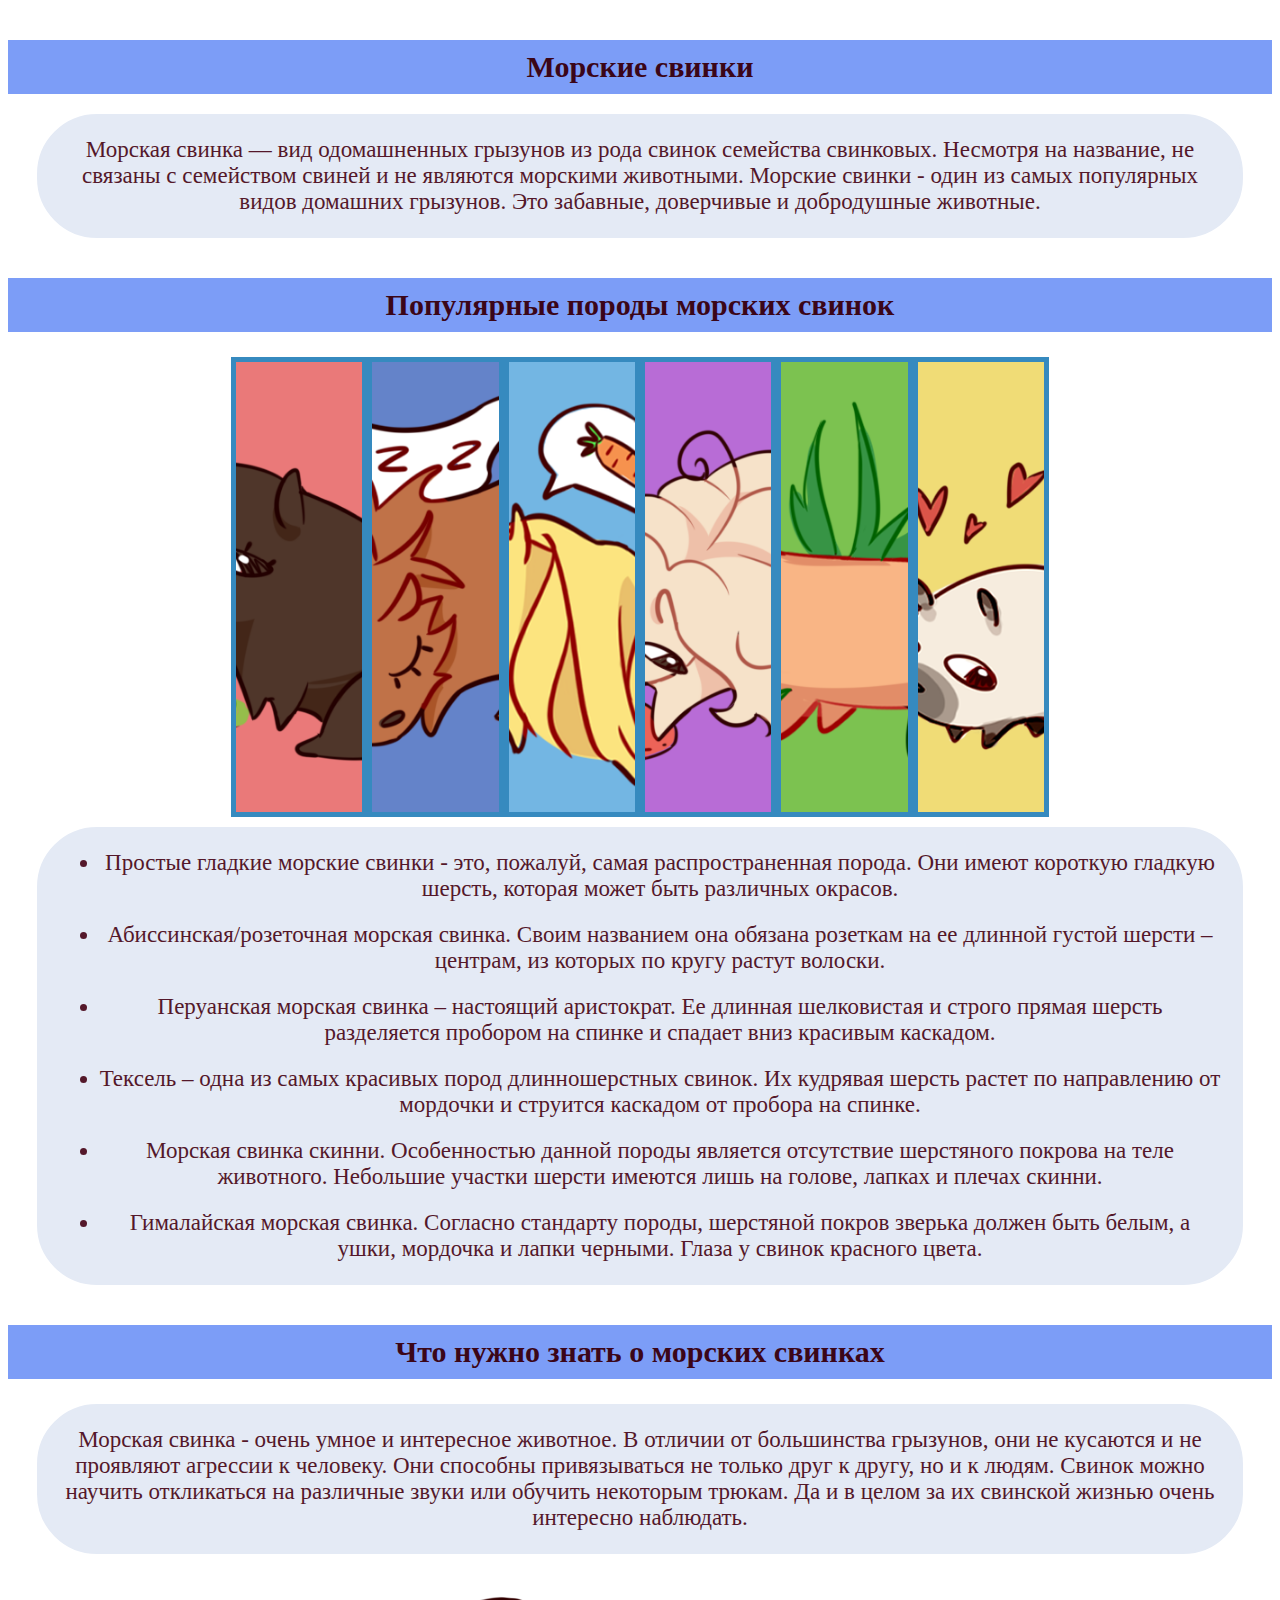
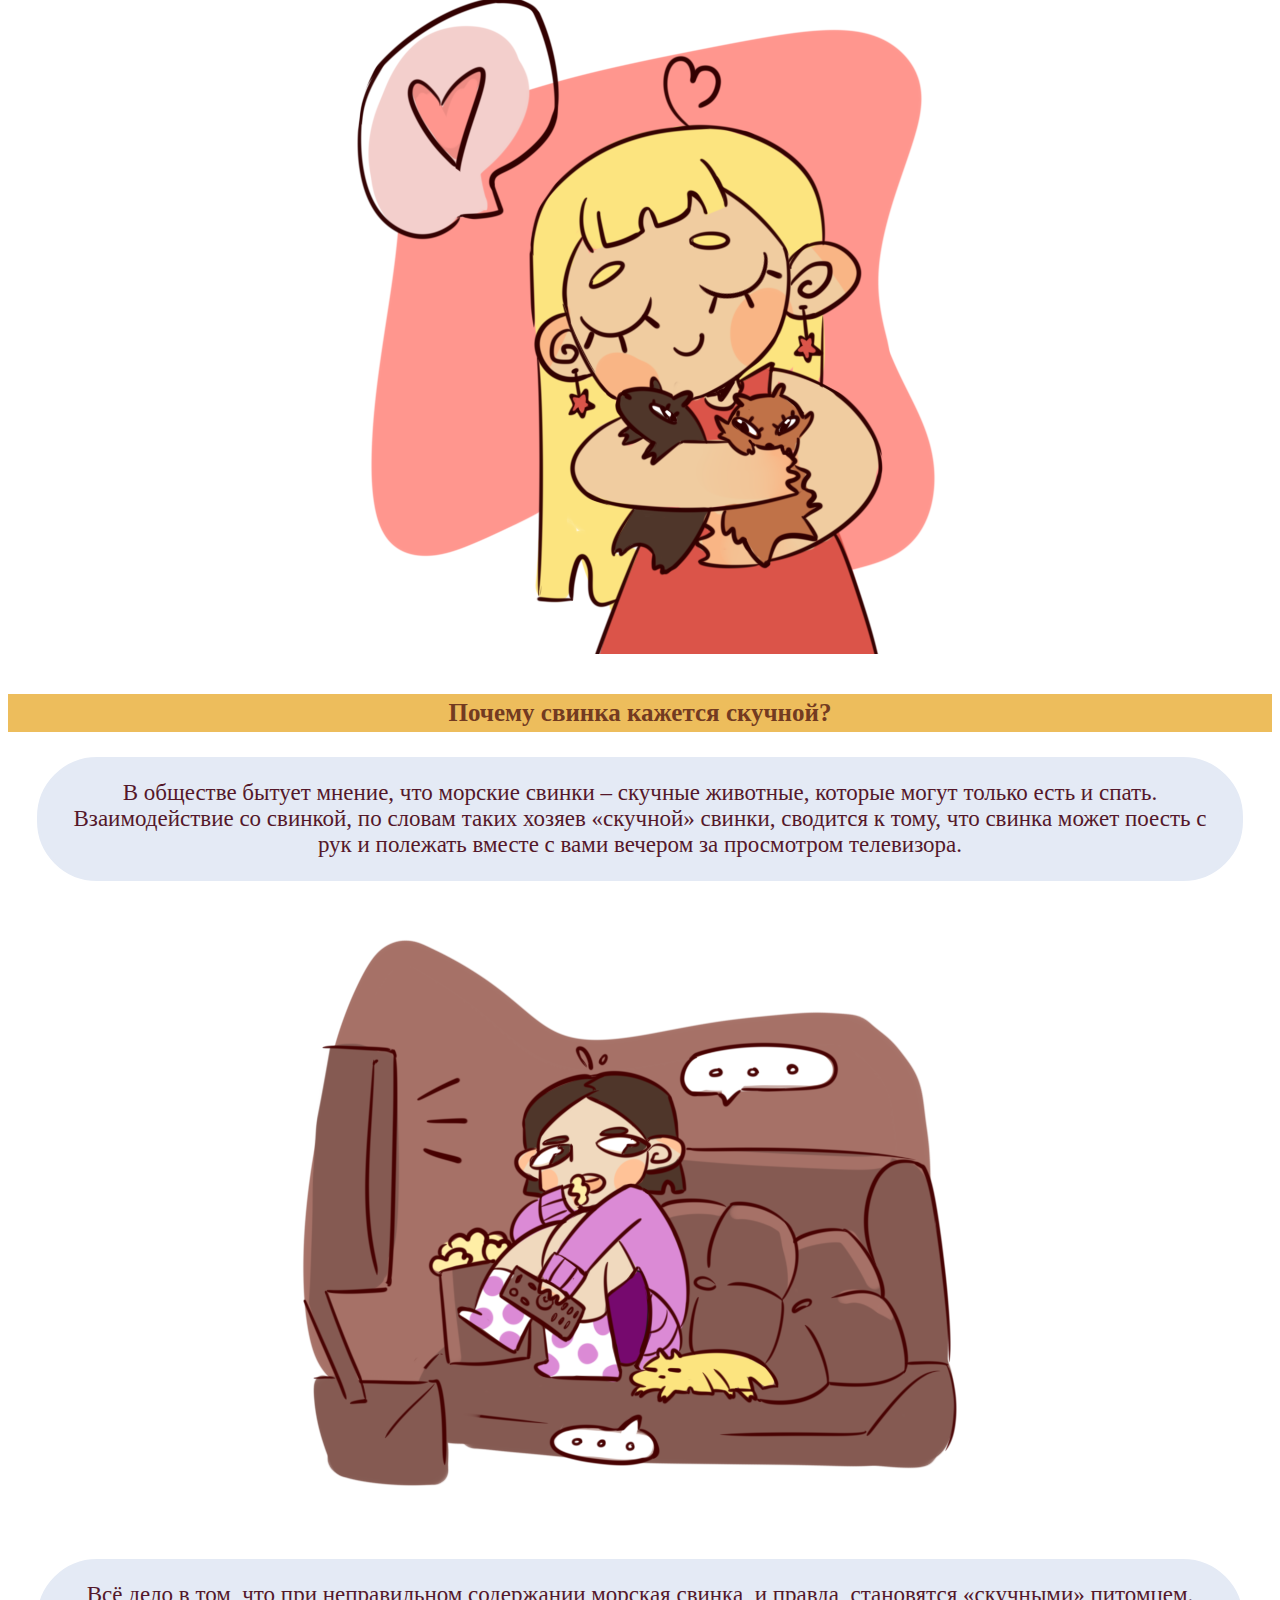
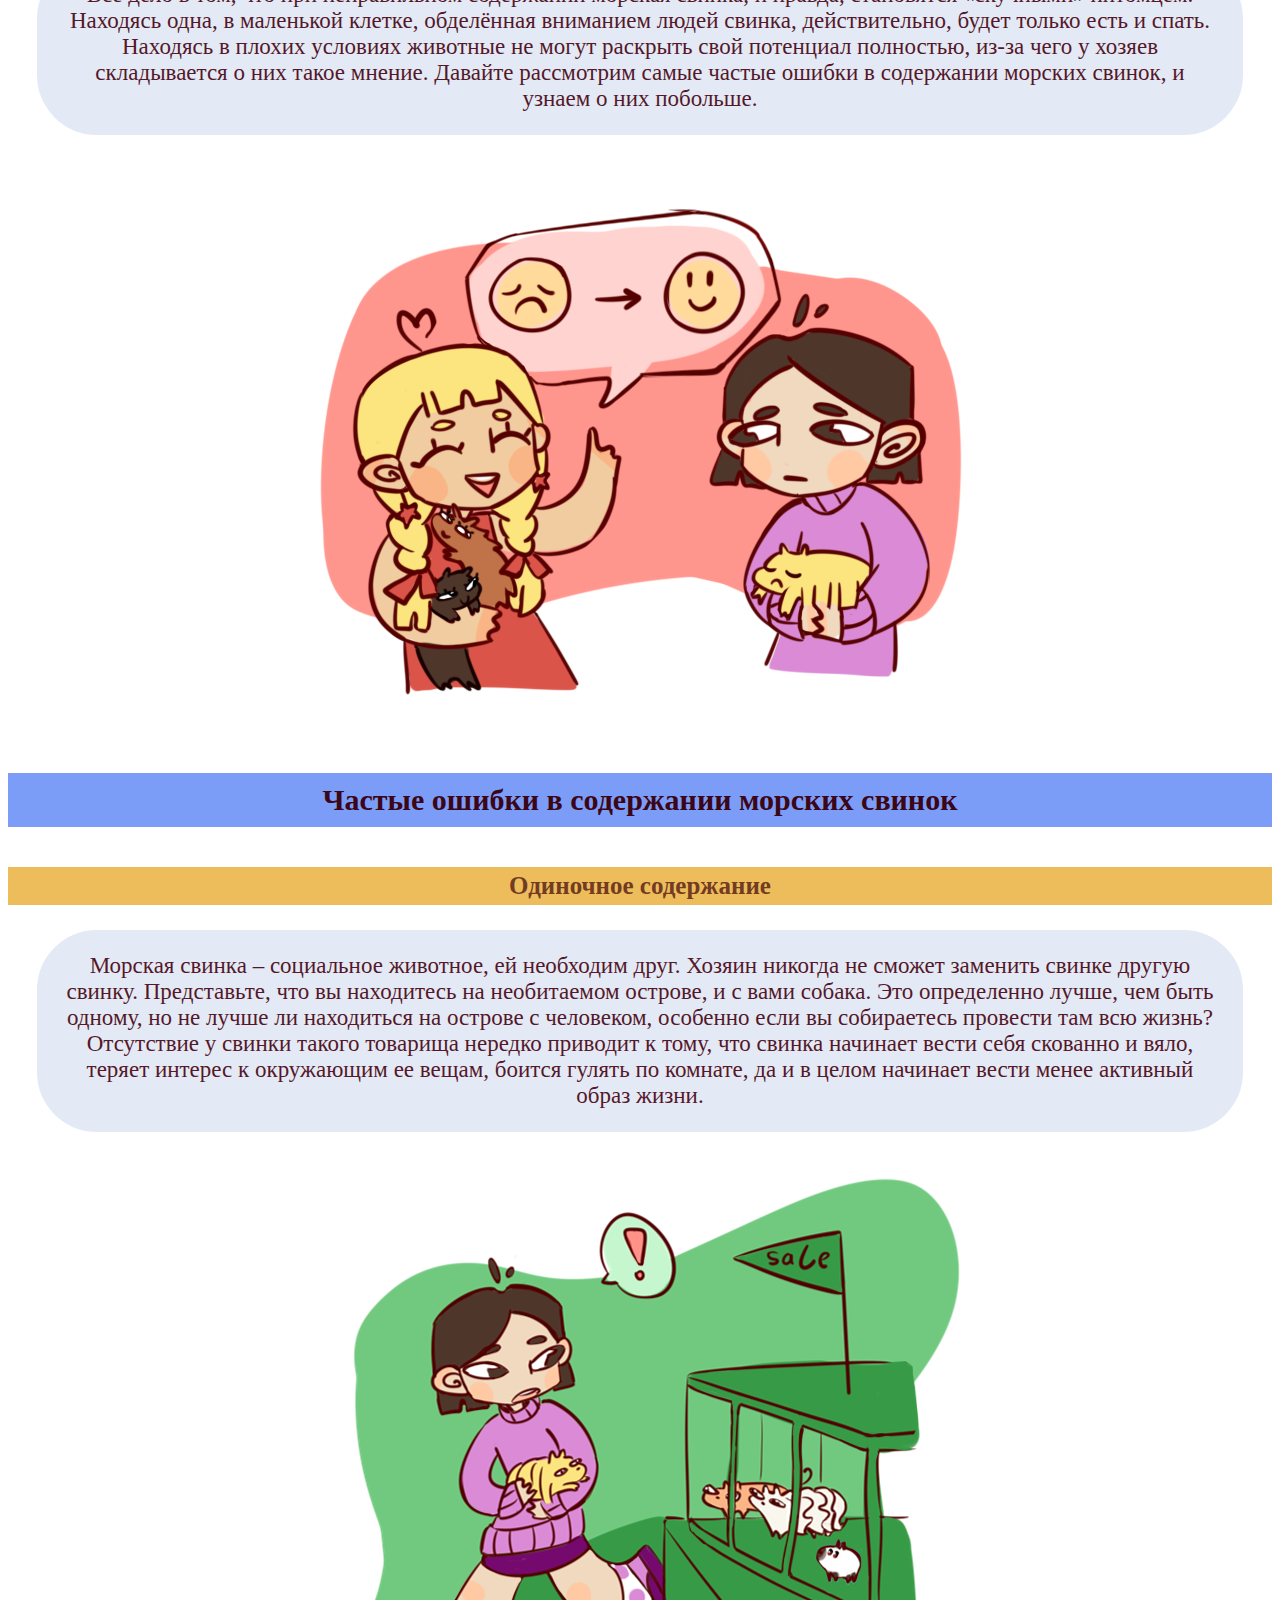
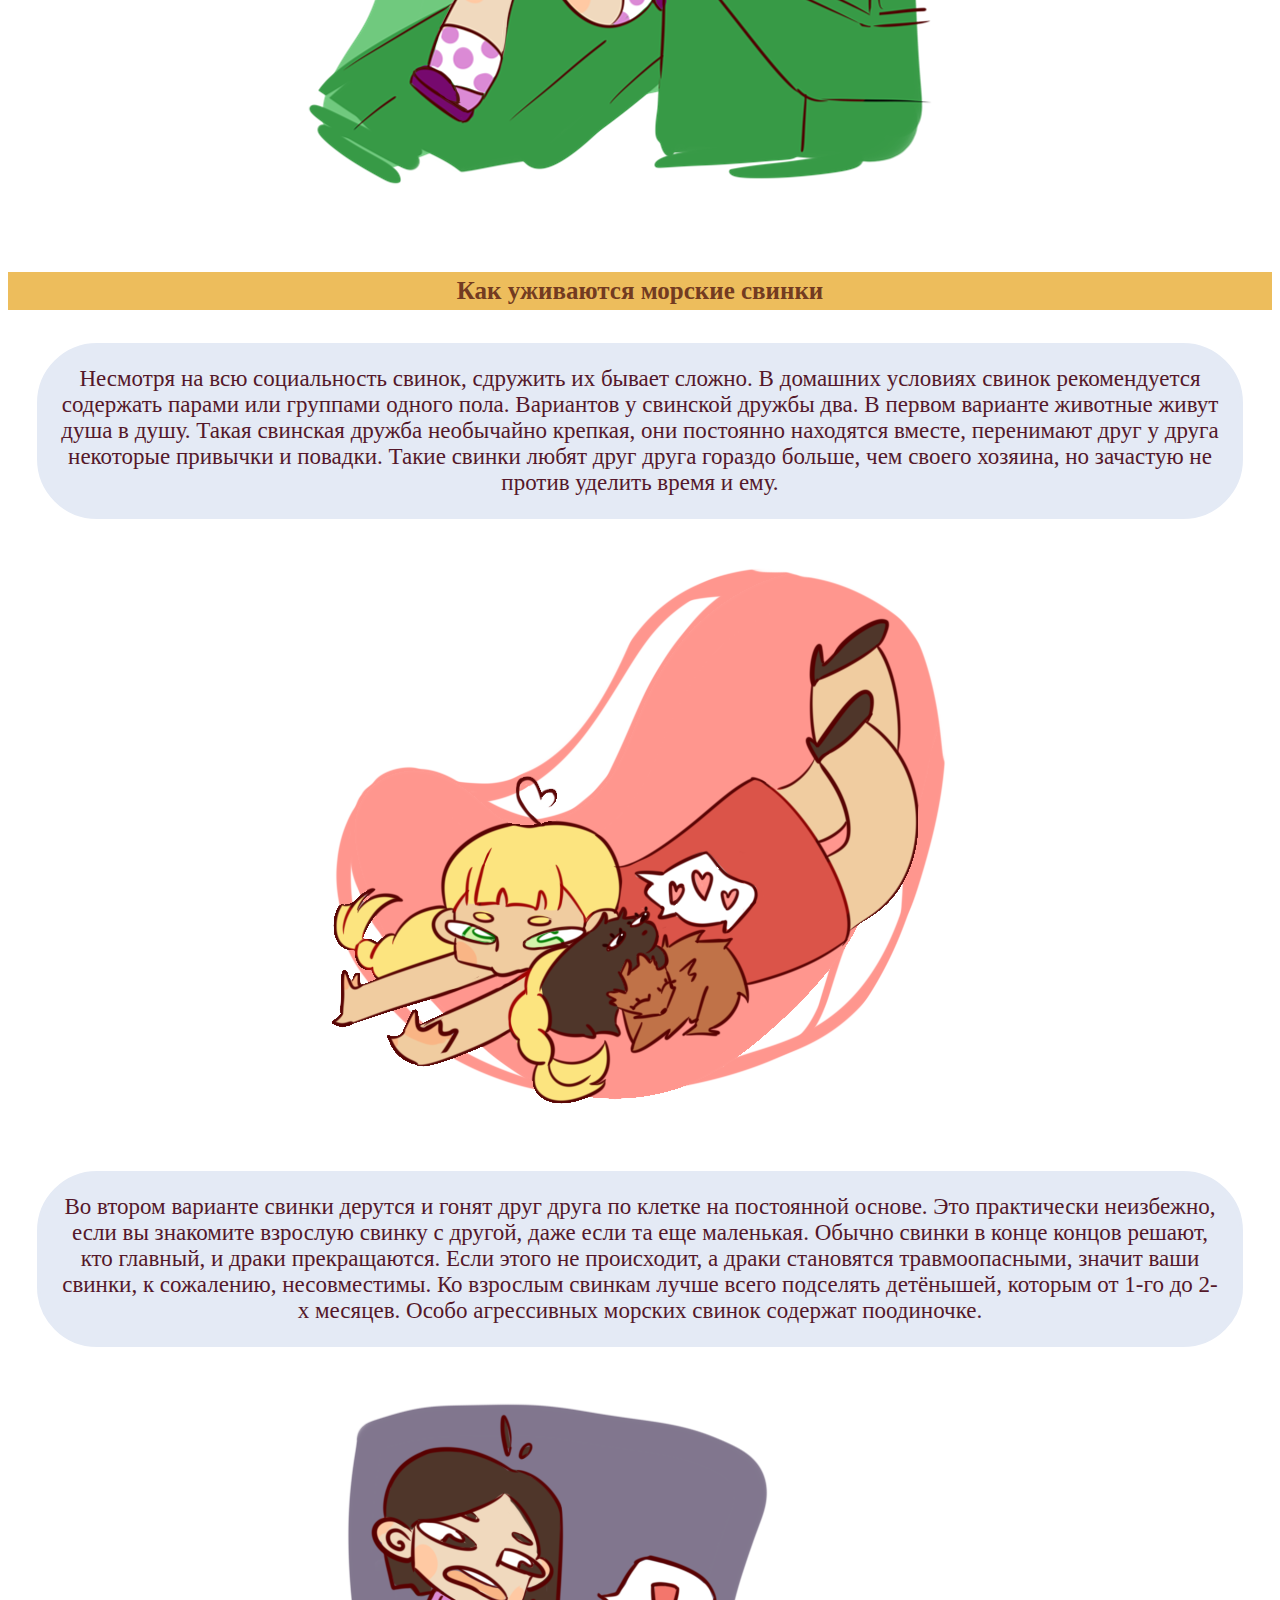
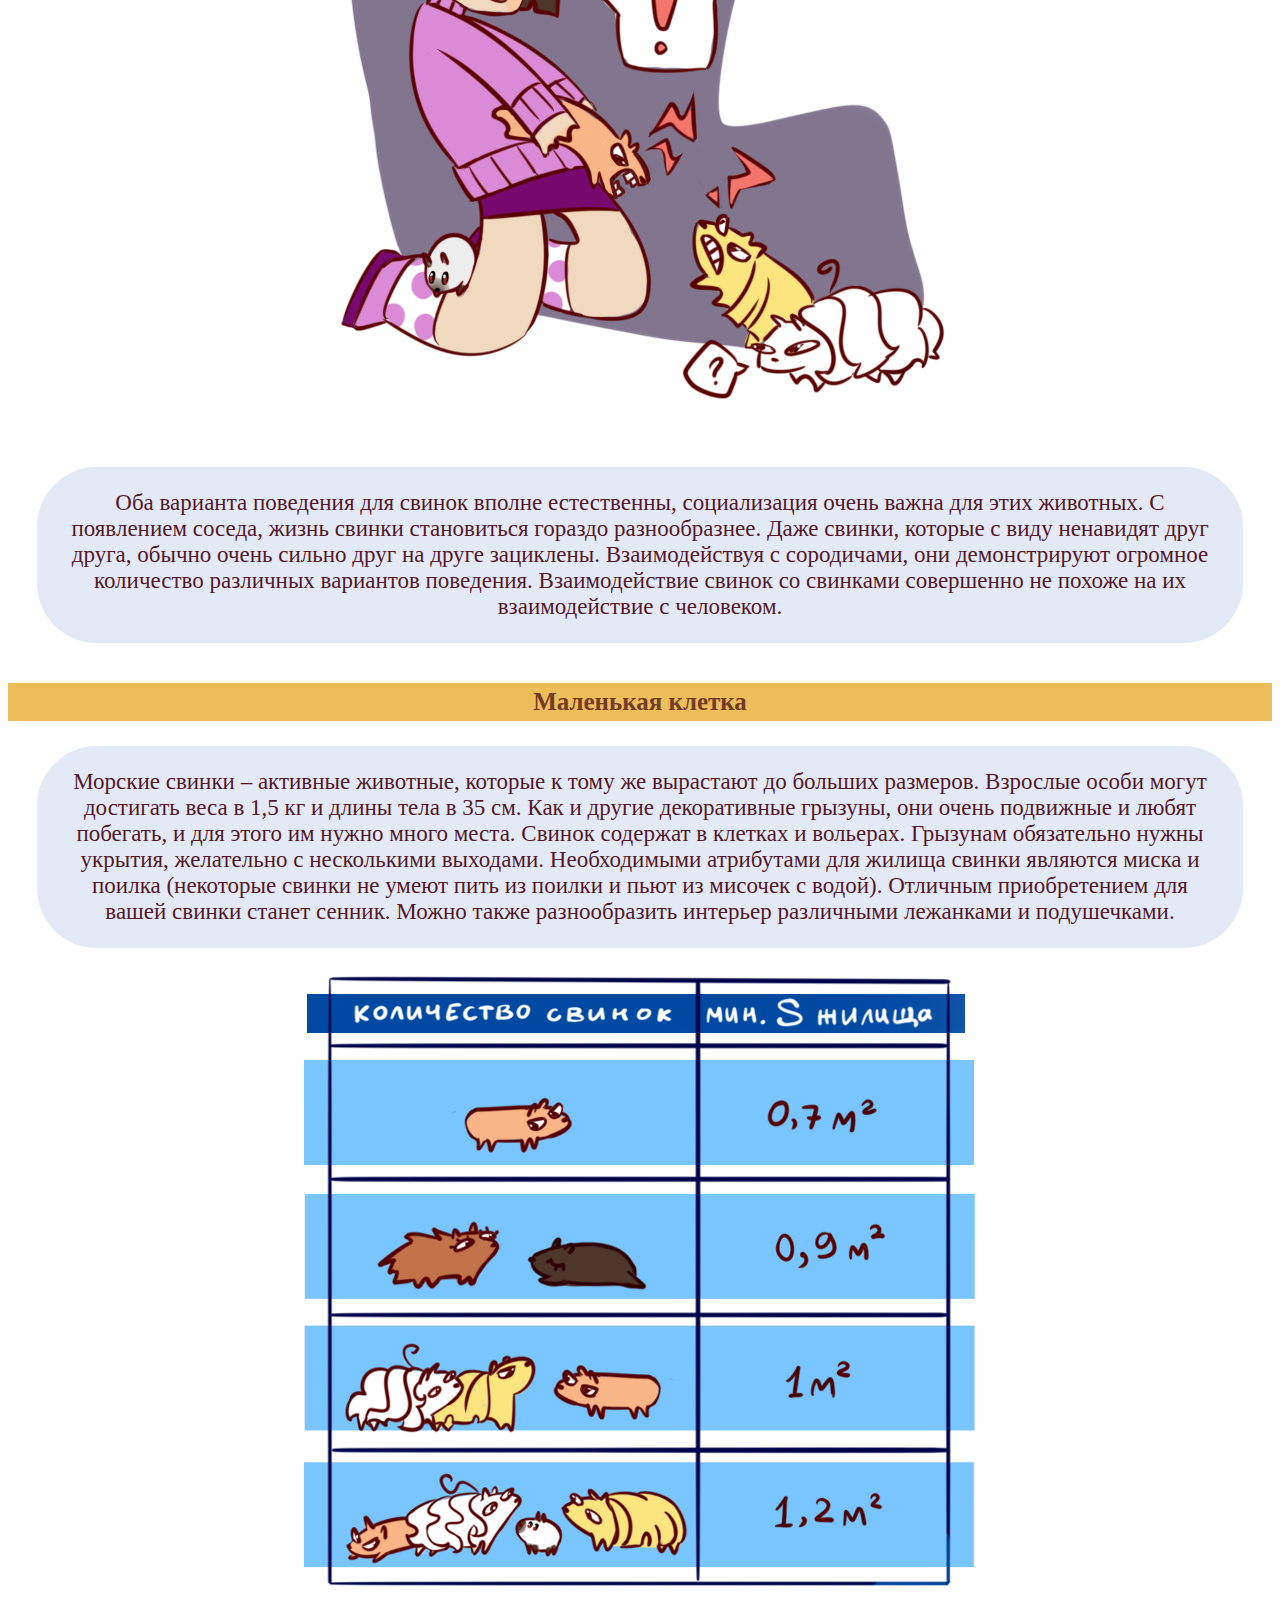
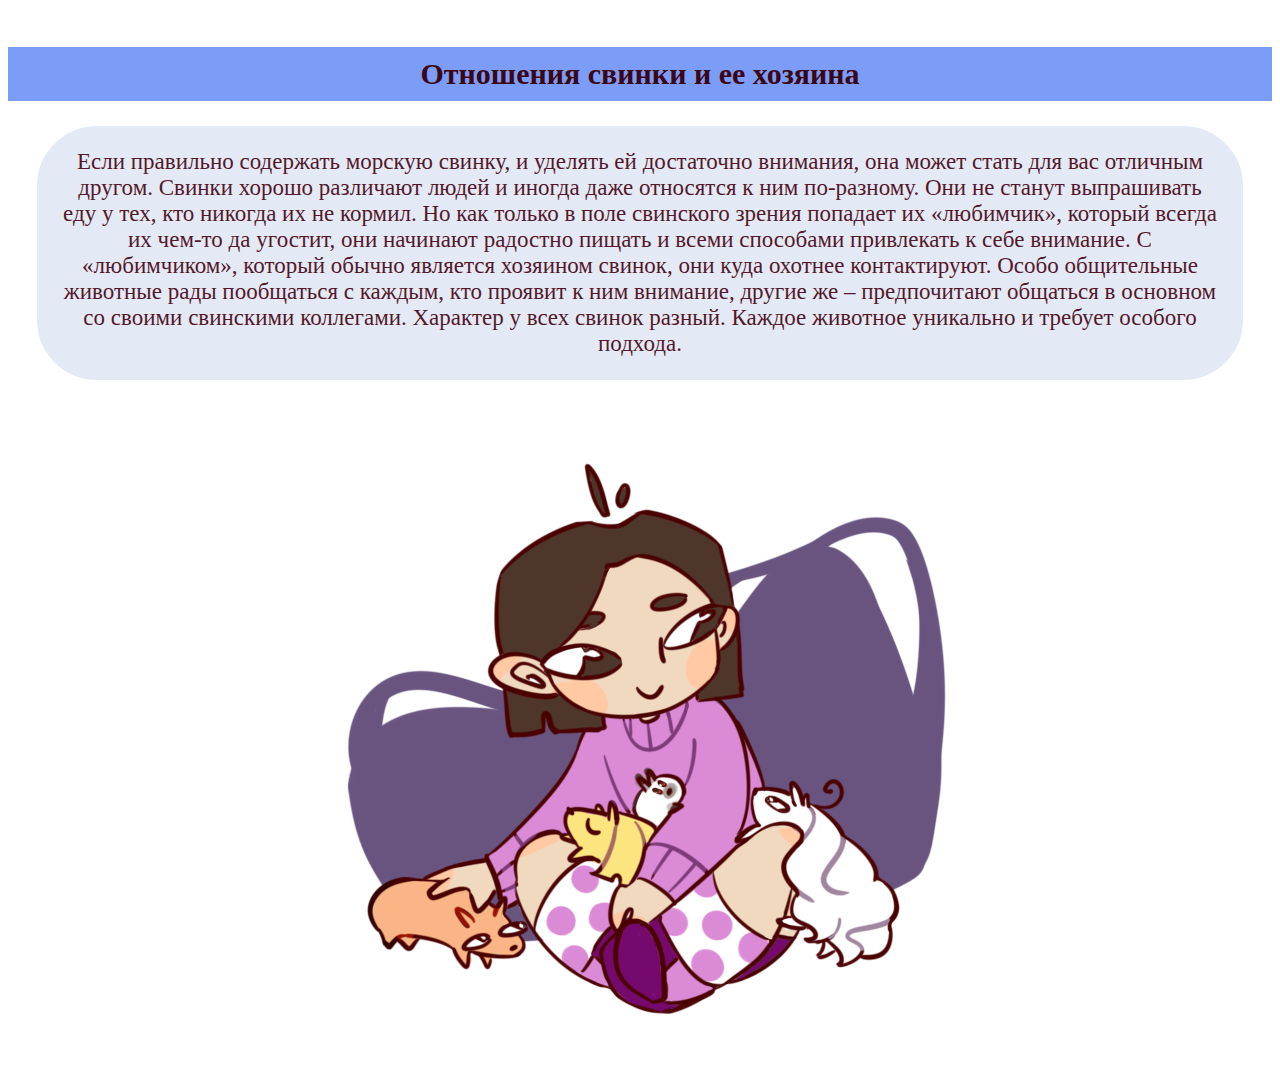
<file: index.html>
<!DOCTYPE html>
<html lang="ru">
<head>
    <title>Морские свинки</title>
    <meta name="viewport" content="width=device-width, initial-scale=1">
    <link rel="stylesheet" href="style.css" />
</head>

<body>
    <main>
    <h1>Морские свинки</h1>
    <section>
        <div>
            <p>Морская свинка — вид одомашненных грызунов из рода свинок семейства свинковых. Несмотря на название, не связаны с семейством свиней и не являются морскими животными. Морские свинки - один из самых популярных видов домашних грызунов. Это забавные, доверчивые и добродушные животные.</p>
        </div>


        <h2>Популярные породы морских свинок</h2>
        <section>
            <div class="container">
                <img src="img/111.png" alt="Простая гладкая морская свинка" title="Простая гладкая морская свинка" />
                <img src="img/222.png" alt="Абиссинская морская свинка" title="Абиссинская морская свинка" />
                <img src="img/333.png" alt="Перуанская морская свинка" title="Перуанская морская свинка" />
                <img src="img/444.png" alt="Морская свинка тексель" title="Морская свинка тексель" />
                <img src="img/555.png" alt="Морская свинка скинни" title="Морская свинка скинни" />
                <img src="img/666.png" alt="Гималайская морская свинка" title="Гималайская морская свинка" />
            </div>
            <div>
                <ul>
                    <li>Простые гладкие морские свинки - это, пожалуй, самая распространенная порода. Они имеют короткую гладкую шерсть, которая может быть различных окрасов.</li>
                    <li>Абиссинская/розеточная морская свинка. Своим названием она обязана розеткам на ее длинной густой шерсти – центрам, из которых по кругу растут волоски.</li>
                    <li>Перуанская морская свинка – настоящий аристократ. Ее длинная шелковистая и строго прямая шерсть разделяется пробором на спинке и спадает вниз красивым каскадом.</li>
                    <li>Тексель – одна из самых красивых пород длинношерстных свинок. Их кудрявая шерсть растет по направлению от мордочки и струится каскадом от пробора на спинке.</li>
                    <li>Морская свинка скинни. Особенностью данной породы является отсутствие шерстяного покрова на теле животного. Небольшие участки шерсти имеются лишь на голове, лапках и плечах скинни.</li>
                    <li>Гималайская морская свинка. Согласно стандарту породы, шерстяной покров зверька должен быть белым, а ушки, мордочка и лапки черными. Глаза у свинок красного цвета.</li>
                </ul>
            </div>
        </section>

            <h2>Что нужно знать о морских свинках</h2>
            <section>
                <div>
                    <p>Морская свинка - очень умное и интересное животное. В отличии от большинства грызунов, они не кусаются и не проявляют агрессии к человеку. Они способны привязываться не только друг к другу, но и к людям. Свинок можно научить откликаться на различные звуки или обучить некоторым трюкам. Да и в целом за их свинской жизнью очень интересно наблюдать.</p>
                </div>

                <img src="img/1.png" alt="Девочка во свинками" />

                <h3>Почему свинка кажется скучной?</h3>
                <section>
                    <div>
                        <p>В обществе бытует мнение, что морские свинки – скучные животные, которые могут только есть и спать. Взаимодействие со свинкой, по словам таких хозяев «скучной» свинки, сводится к тому, что свинка может поесть с рук и полежать вместе с вами вечером за просмотром телевизора. </p>
                    </div>

                    <img src="img/2.png" alt="Свинка загрустила" />

                    <div>
                        <p>Всё дело в том, что при неправильном содержании морская свинка, и правда, становятся «скучными» питомцем. Находясь одна, в маленькой клетке, обделённая вниманием людей свинка, действительно, будет только есть и спать. Находясь в плохих условиях животные не могут раскрыть свой потенциал полностью, из-за чего у хозяев складывается о них такое мнение. Давайте рассмотрим самые частые ошибки в содержании морских свинок, и узнаем о них побольше.</p>
                    </div>

                    <img src="img/3.png" alt="Давай развеселим свинку" />
                </section>
            </section>

            <h2>Частые ошибки в содержании морских свинок</h2>
            <section>

                <h3>Одиночное содержание</h3>
                <section>
                    <div>
                        <p>Морская свинка – социальное животное, ей необходим друг. Хозяин никогда не сможет заменить свинке другую свинку. Представьте, что вы находитесь на необитаемом острове, и с вами собака. Это определенно лучше, чем быть одному, но не лучше ли находиться на острове с человеком, особенно если вы собираетесь провести там всю жизнь? Отсутствие у свинки такого товарища нередко приводит к тому, что свинка начинает вести себя скованно и вяло, теряет интерес к окружающим ее вещам, боится гулять по комнате, да и в целом начинает вести менее активный образ жизни.</p>
                    </div>

                    <img src="img/4.png" alt="Девочка покупает свинок" />

                    <h4>Как уживаются морские свинки</h4>
                    <section>
                        <div>
                            <p>Несмотря на всю социальность свинок, сдружить их бывает сложно. В домашних условиях свинок рекомендуется содержать парами или группами одного пола. Вариантов у свинской дружбы два. В первом варианте животные живут душа в душу. Такая свинская дружба необычайно крепкая, они постоянно находятся вместе, перенимают друг у друга некоторые привычки и повадки. Такие свинки любят друг друга гораздо больше, чем своего хозяина, но зачастую не против уделить время и ему. </p>
                        </div>

                        <img src="img/5.png" alt="Свинки дружат" />

                        <div>
                            <p>Во втором варианте свинки дерутся и гонят друг друга по клетке на постоянной основе. Это практически неизбежно, если вы знакомите взрослую свинку с другой, даже если та еще маленькая. Обычно свинки в конце концов решают, кто главный, и драки прекращаются. Если этого не происходит, а драки становятся травмоопасными, значит ваши свинки, к сожалению, несовместимы. Ко взрослым свинкам лучше всего подселять детёнышей, которым от 1-го до 2-х месяцев. Особо агрессивных морских свинок содержат поодиночке. </p>
                        </div>

                        <img src="img/6.png" alt="Свинки поссорились" />
                    </section>

                    <div>
                        <p>Оба варианта поведения для свинок вполне естественны, социализация очень важна для этих животных. С появлением соседа, жизнь свинки становиться гораздо разнообразнее. Даже свинки, которые с виду ненавидят друг друга, обычно очень сильно друг на друге зациклены. Взаимодействуя с сородичами, они демонстрируют огромное количество различных вариантов поведения. Взаимодействие свинок со свинками совершенно не похоже на их взаимодействие с человеком. </p>
                    </div>
                </section>

                <h3>Маленькая клетка</h3>
                <section>
                    <div>

                        <p>Морские свинки – активные животные, которые к тому же вырастают до больших размеров. Взрослые особи могут достигать веса в 1,5 кг и длины тела в 35 см. Как и другие декоративные грызуны, они очень подвижные и любят побегать, и для этого им нужно много места. Свинок содержат в клетках и вольерах. Грызунам обязательно нужны укрытия, желательно с несколькими выходами. Необходимыми атрибутами для жилища свинки являются миска и поилка (некоторые свинки не умеют пить из поилки и пьют из мисочек с водой). Отличным приобретением для вашей свинки станет сенник. Можно также разнообразить интерьер различными лежанками и подушечками.</p>
                    </div>
                    <img src="img/7.png" alt="Площадь для морской свинки. Таблица" />
                </section>
            </section>

            <h2>Отношения свинки и ее хозяина</h2>
            <section>
                <div>
                    <p>Если правильно содержать морскую свинку, и уделять ей достаточно внимания, она может стать для вас отличным другом. Свинки хорошо различают людей и иногда даже относятся к ним по-разному. Они не станут выпрашивать еду у тех, кто никогда их не кормил. Но как только в поле свинского зрения попадает их «любимчик», который всегда их чем-то да угостит, они начинают радостно пищать и всеми способами привлекать к себе внимание. С «любимчиком», который обычно является хозяином свинок, они куда охотнее контактируют. Особо общительные животные рады пообщаться с каждым, кто проявит к ним внимание, другие же – предпочитают общаться в основном со своими свинскими коллегами. Характер у всех свинок разный. Каждое животное уникально и требует особого подхода.</p>
                </div>

                <img src="img/8.png" alt="Девочка со свинками" />
            </section>
    </section>
    </main>
</body>
</html>
</file>
<file: style.css>
﻿body {
    background-image: url(https://img.freepik.com/premium-vector/pattern-of-cats-paw-prints-and-balls-of-yarn-print-in-pastel-colors-with-funny-animals-pets-drawing-by-hand-seamless-pattern-vector-illustration_528104-2147.jpg);
    background-attachment: fixed;
}

div {
    background-color: #e4eaf5;
    width: 95%;
    position: relative;
    display: block;
    margin: 0 auto;
    text-align: center;
    border: solid;
    border-color: #e4eaf5;
    border-radius: 60px;
    color: #4f061c;
    margin-top: 20px;
}

p, li {
    font-size: 23px;
    color: #54182a;
    margin: 20px;
}

h1, h2 {
    color: #3b0618;
    font-size: 30px;
    background-color: #7c9df7;
    margin-top: 40px;
    text-align: center;
    padding: 10px;
}

h3, h4 {
    color: #733b21;
    font-size: 25px;
    background-color: #edbd5c;
    margin-top: 40px;
    text-align: center;
    padding: 5px;
}

img {
    display: block;
    margin: 0 auto;
    max-width: 90%;
}

.container {
    background: none;
    width: 100%;
    position: relative;
    left: 0;
    transform: none;
    border: none;
    color: none;
    justify-content: center;
    display: flex;
    height: 450px;
}

    .container img {
        margin: 0 0;
        border: solid;
        border-width: 5px;
        border-color: #368abf;
        width: 10%;
        height: 100%;
        object-fit: cover;
        transition: all ease-in-out 0.5s;
    }

        .container img:hover {
            width: 25%;
        }

@media all and (max-width: 900px) {

    .container {
        position: relative;
        display: block;
        z-index: 1;
    }

        .container img {
            margin: 0 auto;
            width: 100%;
            height: 15%;
            object-fit: cover;
            transition: all ease-in-out 0.5s;
        }

            .container img:hover {
                height: 60%;
                width: 100%;
            }
}
</file>
